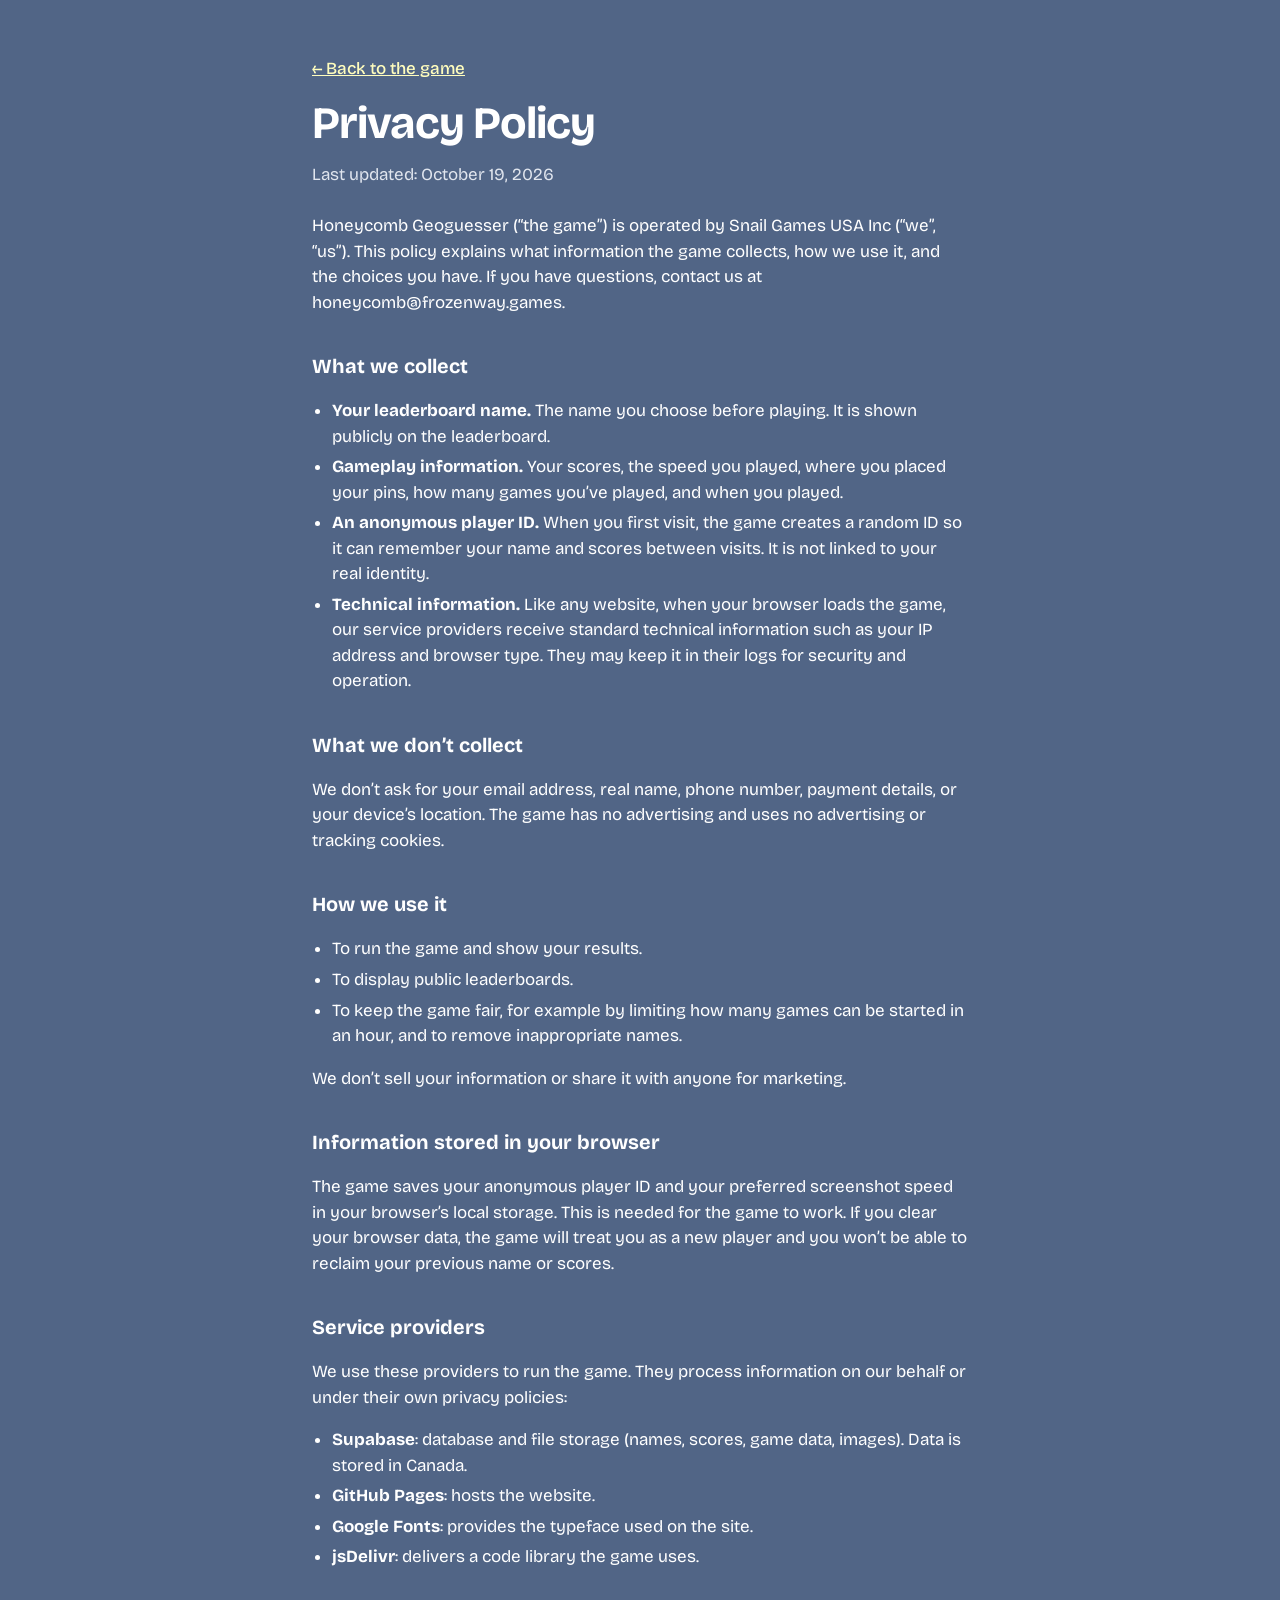
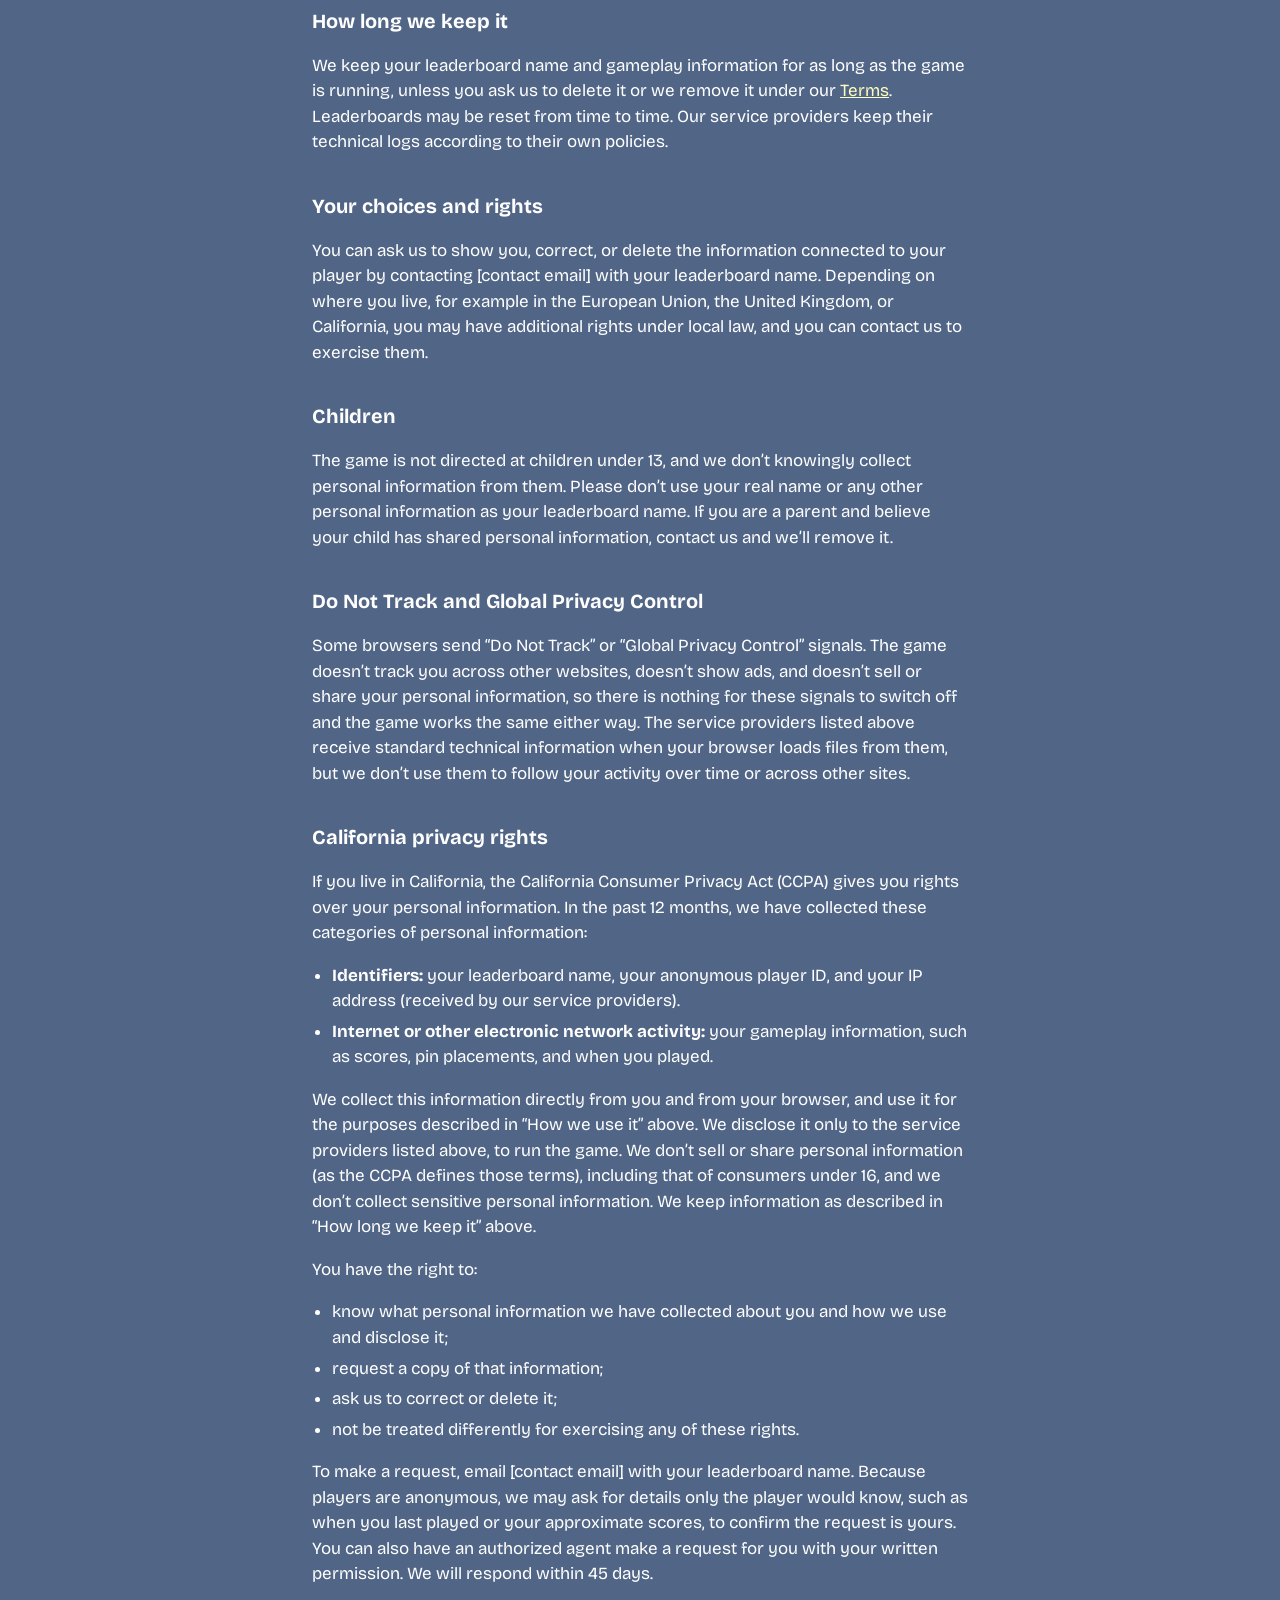
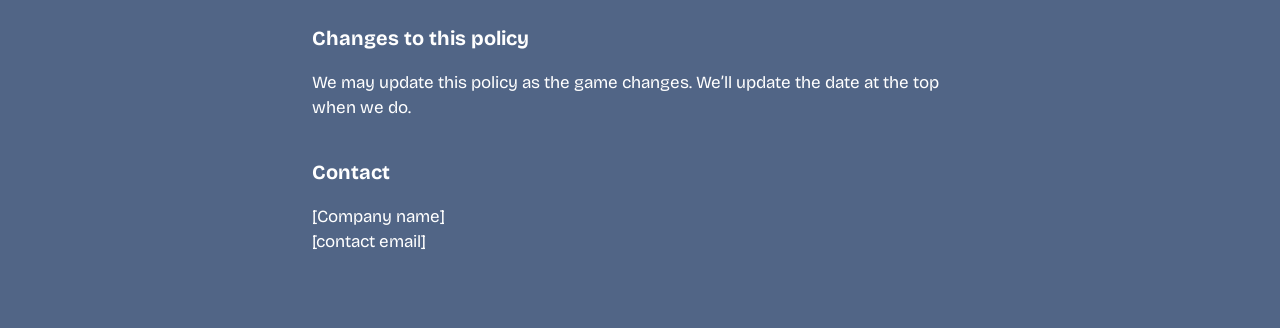
<file: site/privacy.html>
<!DOCTYPE html>
<html lang="en">
<head>
<meta charset="utf-8">
<meta name="viewport" content="width=device-width, initial-scale=1, viewport-fit=cover">
<title>Privacy Policy · Honeycomb Geoguesser</title>
<link rel="preconnect" href="https://fonts.googleapis.com">
<link rel="preconnect" href="https://fonts.gstatic.com" crossorigin>
<link href="https://fonts.googleapis.com/css2?family=Bricolage+Grotesque:opsz,wght@12..96,400;12..96,500;12..96,700;12..96,800&display=swap" rel="stylesheet">
<link rel="stylesheet" href="app.css?v=9">
<style>
.doc{max-width:720px}
.doc h1{font-size:clamp(2rem,6vw,2.8rem); letter-spacing:-.02em; margin:.2em 0 .1em}
.doc h2{font-size:1.25rem; margin:1.8em 0 .4em}
.doc p,.doc li{color:var(--ink)}
.doc ul{padding-left:1.2em}
.doc li{margin:.3em 0}
.doc a{color:var(--pin)}
.doc .updated{color:var(--muted); margin:0 0 1.5em}
.back{color:var(--pin); font-weight:500}
</style>
</head>
<body>
<main class="wrap doc">
  <a class="back" href="./">← Back to the game</a>
  <h1>Privacy Policy</h1>
  <p class="updated">Last updated: October 19, 2026</p>

  <p>Honeycomb Geoguesser (“the game”) is operated by Snail Games USA Inc (“we”, “us”). This policy explains what information the game collects, how we use it, and the choices you have. If you have questions, contact us at honeycomb@frozenway.games.</p>

  <h2>What we collect</h2>
  <ul>
    <li><strong>Your leaderboard name.</strong> The name you choose before playing. It is shown publicly on the leaderboard.</li>
    <li><strong>Gameplay information.</strong> Your scores, the speed you played, where you placed your pins, how many games you’ve played, and when you played.</li>
    <li><strong>An anonymous player ID.</strong> When you first visit, the game creates a random ID so it can remember your name and scores between visits. It is not linked to your real identity.</li>
    <li><strong>Technical information.</strong> Like any website, when your browser loads the game, our service providers receive standard technical information such as your IP address and browser type. They may keep it in their logs for security and operation.</li>
  </ul>

  <h2>What we don’t collect</h2>
  <p>We don’t ask for your email address, real name, phone number, payment details, or your device’s location. The game has no advertising and uses no advertising or tracking cookies.</p>

  <h2>How we use it</h2>
  <ul>
    <li>To run the game and show your results.</li>
    <li>To display public leaderboards.</li>
    <li>To keep the game fair, for example by limiting how many games can be started in an hour, and to remove inappropriate names.</li>
  </ul>
  <p>We don’t sell your information or share it with anyone for marketing.</p>

  <h2>Information stored in your browser</h2>
  <p>The game saves your anonymous player ID and your preferred screenshot speed in your browser’s local storage. This is needed for the game to work. If you clear your browser data, the game will treat you as a new player and you won’t be able to reclaim your previous name or scores.</p>

  <h2>Service providers</h2>
  <p>We use these providers to run the game. They process information on our behalf or under their own privacy policies:</p>
  <ul>
    <li><strong>Supabase</strong>: database and file storage (names, scores, game data, images). Data is stored in Canada.</li>
    <li><strong>GitHub Pages</strong>: hosts the website.</li>
    <li><strong>Google Fonts</strong>: provides the typeface used on the site.</li>
    <li><strong>jsDelivr</strong>: delivers a code library the game uses.</li>
  </ul>

  <h2>How long we keep it</h2>
  <p>We keep your leaderboard name and gameplay information for as long as the game is running, unless you ask us to delete it or we remove it under our <a href="terms.html">Terms</a>. Leaderboards may be reset from time to time. Our service providers keep their technical logs according to their own policies.</p>

  <h2>Your choices and rights</h2>
  <p>You can ask us to show you, correct, or delete the information connected to your player by contacting [contact email] with your leaderboard name. Depending on where you live, for example in the European Union, the United Kingdom, or California, you may have additional rights under local law, and you can contact us to exercise them.</p>

  <h2>Children</h2>
  <p>The game is not directed at children under 13, and we don’t knowingly collect personal information from them. Please don’t use your real name or any other personal information as your leaderboard name. If you are a parent and believe your child has shared personal information, contact us and we’ll remove it.</p>

    <h2>Do Not Track and Global Privacy Control</h2>
  <p>Some browsers send “Do Not Track” or “Global Privacy Control” signals. The game doesn’t track you across other websites, doesn’t show ads, and doesn’t sell or share your personal information, so there is nothing for these signals to switch off and the game works the same either way. The service providers listed above receive standard technical information when your browser loads files from them, but we don’t use them to follow your activity over time or across other sites.</p>

  <h2>California privacy rights</h2>
  <p>If you live in California, the California Consumer Privacy Act (CCPA) gives you rights over your personal information. In the past 12 months, we have collected these categories of personal information:</p>
  <ul>
    <li><strong>Identifiers:</strong> your leaderboard name, your anonymous player ID, and your IP address (received by our service providers).</li>
    <li><strong>Internet or other electronic network activity:</strong> your gameplay information, such as scores, pin placements, and when you played.</li>
  </ul>
  <p>We collect this information directly from you and from your browser, and use it for the purposes described in “How we use it” above. We disclose it only to the service providers listed above, to run the game. We don’t sell or share personal information (as the CCPA defines those terms), including that of consumers under 16, and we don’t collect sensitive personal information. We keep information as described in “How long we keep it” above.</p>
  <p>You have the right to:</p>
  <ul>
    <li>know what personal information we have collected about you and how we use and disclose it;</li>
    <li>request a copy of that information;</li>
    <li>ask us to correct or delete it;</li>
    <li>not be treated differently for exercising any of these rights.</li>
  </ul>
  <p>To make a request, email [contact email] with your leaderboard name. Because players are anonymous, we may ask for details only the player would know, such as when you last played or your approximate scores, to confirm the request is yours. You can also have an authorized agent make a request for you with your written permission. We will respond within 45 days.</p>
  <h2>Changes to this policy</h2>
  <p>We may update this policy as the game changes. We’ll update the date at the top when we do.</p>

  <h2>Contact</h2>
  <p>[Company name]<br>[contact email]</p>
</main>
</body>
</html>
</file>
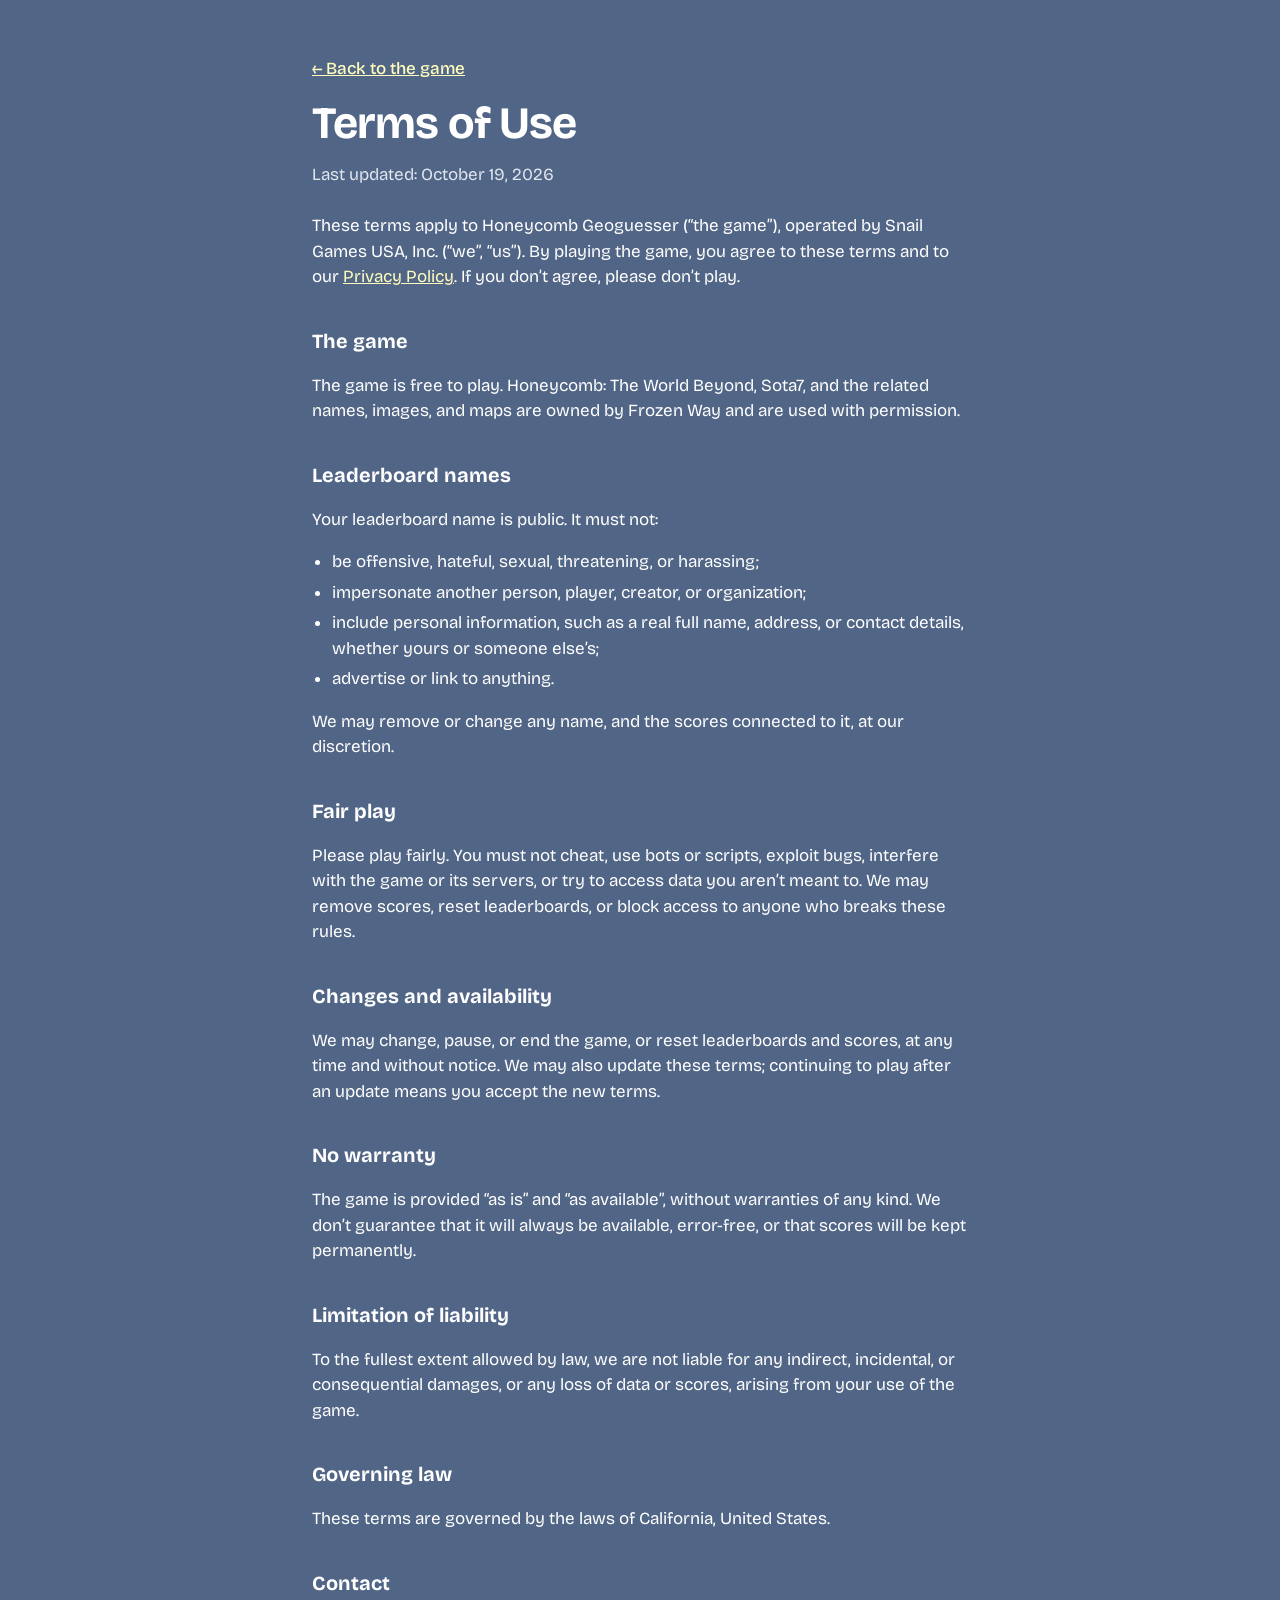
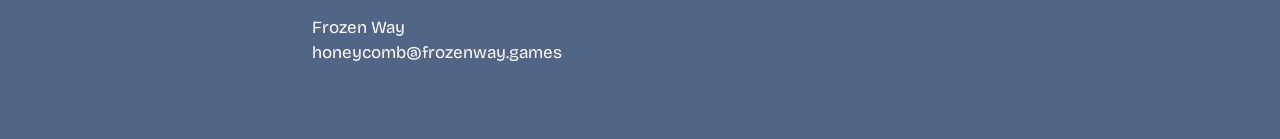
<file: site/terms.html>
<!DOCTYPE html>
<html lang="en">
<head>
<meta charset="utf-8">
<meta name="viewport" content="width=device-width, initial-scale=1, viewport-fit=cover">
<title>Terms of Use · Honeycomb Geoguesser</title>
<link rel="preconnect" href="https://fonts.googleapis.com">
<link rel="preconnect" href="https://fonts.gstatic.com" crossorigin>
<link href="https://fonts.googleapis.com/css2?family=Bricolage+Grotesque:opsz,wght@12..96,400;12..96,500;12..96,700;12..96,800&display=swap" rel="stylesheet">
<link rel="stylesheet" href="app.css?v=9">
<style>
.doc{max-width:720px}
.doc h1{font-size:clamp(2rem,6vw,2.8rem); letter-spacing:-.02em; margin:.2em 0 .1em}
.doc h2{font-size:1.25rem; margin:1.8em 0 .4em}
.doc p,.doc li{color:var(--ink)}
.doc ul{padding-left:1.2em}
.doc li{margin:.3em 0}
.doc a{color:var(--pin)}
.doc .updated{color:var(--muted); margin:0 0 1.5em}
.back{color:var(--pin); font-weight:500}
</style>
</head>
<body>
<main class="wrap doc">
  <a class="back" href="./">← Back to the game</a>
  <h1>Terms of Use</h1>
  <p class="updated">Last updated: October 19, 2026</p>

  <p>These terms apply to Honeycomb Geoguesser (“the game”), operated by Snail Games USA, Inc. (“we”, “us”). By playing the game, you agree to these terms and to our <a href="privacy.html">Privacy Policy</a>. If you don’t agree, please don’t play.</p>

  <h2>The game</h2>
  <p>The game is free to play. Honeycomb: The World Beyond, Sota7, and the related names, images, and maps are owned by Frozen Way and are used with permission.</p>

  <h2>Leaderboard names</h2>
  <p>Your leaderboard name is public. It must not:</p>
  <ul>
    <li>be offensive, hateful, sexual, threatening, or harassing;</li>
    <li>impersonate another person, player, creator, or organization;</li>
    <li>include personal information, such as a real full name, address, or contact details, whether yours or someone else’s;</li>
    <li>advertise or link to anything.</li>
  </ul>
  <p>We may remove or change any name, and the scores connected to it, at our discretion.</p>

  <h2>Fair play</h2>
  <p>Please play fairly. You must not cheat, use bots or scripts, exploit bugs, interfere with the game or its servers, or try to access data you aren’t meant to. We may remove scores, reset leaderboards, or block access to anyone who breaks these rules.</p>

  <h2>Changes and availability</h2>
  <p>We may change, pause, or end the game, or reset leaderboards and scores, at any time and without notice. We may also update these terms; continuing to play after an update means you accept the new terms.</p>

  <h2>No warranty</h2>
  <p>The game is provided “as is” and “as available”, without warranties of any kind. We don’t guarantee that it will always be available, error-free, or that scores will be kept permanently.</p>

  <h2>Limitation of liability</h2>
  <p>To the fullest extent allowed by law, we are not liable for any indirect, incidental, or consequential damages, or any loss of data or scores, arising from your use of the game.</p>

  <h2>Governing law</h2>
  <p>These terms are governed by the laws of California, United States.</p>

  <h2>Contact</h2>
  <p>Frozen Way<br>honeycomb@frozenway.games</p>
</main>
</body>
</html>
</file>
<file: site/app.css>
:root{
  /* Honeycomb palette */
  --bg:#516586;        /* page background */
  --surface:#273543;   /* cards and panels */
  --ink:#FFFFFF;       /* main text */
  --muted:#E0E5EE;     /* secondary text */
  --line:rgba(255,255,255,.18);
  --accent:#98C778;    /* buttons, selected states */
  --accent-ink:#273543;
  --pin:#FFFDBD;       /* player's pin, Guess button, score bar */
  --actual:#9EF2EE;    /* correct location pin */
  --danger:#FF7A96;    /* remove / delete text */
  --alert:#E03058;     /* timer running out */
  --stage:#273543;     /* behind screenshots and maps */
  --font:"Bricolage Grotesque", system-ui, -apple-system, "Segoe UI", Roboto, sans-serif;
  color-scheme:dark;
  box-sizing:border-box;
  padding-top:env(safe-area-inset-top,0px); padding-bottom:env(safe-area-inset-bottom,0px);
}
*,*::before,*::after{box-sizing:inherit}
html{height:100%; scroll-padding-top:env(safe-area-inset-top,0px)}
body{margin:0; min-height:100%; background:var(--bg); color:var(--ink); font-family:var(--font); font-size:17px; line-height:1.5}
button,input,select{font:inherit; color:inherit}
img{max-width:100%}
:focus-visible{outline:3px solid var(--pin); outline-offset:2px}
.hidden{display:none !important}

.btn{appearance:none; border:0; border-radius:999px; padding:.7em 1.4em; font-weight:700; cursor:pointer; background:var(--accent); color:var(--accent-ink)}
.btn:disabled{opacity:.4; cursor:not-allowed}
.btn.ghost{background:transparent; color:var(--ink); box-shadow:inset 0 0 0 1.5px var(--line)}
.btn.small{padding:.4em 1em; font-size:.9em}
.btn.danger{background:transparent; color:var(--danger); box-shadow:inset 0 0 0 1.5px currentColor}
.muted{color:var(--muted)}

/* ---------- Home ---------- */
.wrap{max-width:1040px; margin:0 auto; padding:clamp(20px,5vw,56px) clamp(16px,4vw,32px)}
.hero{display:grid; grid-template-columns:1.3fr 1fr; gap:clamp(24px,5vw,56px); align-items:start}
@media (max-width:760px){.hero{grid-template-columns:1fr}}
.title{font-size:clamp(3rem,10vw,6.5rem); font-weight:800; line-height:.92; letter-spacing:-.035em; margin:0 0 .25em; overflow-wrap:anywhere}
.title .dot{display:inline-block; width:.32em; height:.32em; border-radius:50% 50% 50% 0; transform:rotate(-45deg) translateY(-.05em); background:var(--pin); margin-left:.06em; box-shadow:0 0 0 .05em var(--ink)}
.lede{font-size:1.15rem; max-width:34ch; color:var(--muted); margin:0 0 1.6em}
.actions{display:flex; gap:12px; flex-wrap:wrap; align-items:center}
.status{margin-top:1.2em; color:var(--muted); font-size:.95rem}

.board{background:var(--surface); border-radius:20px; padding:20px 22px; border:1px solid var(--line)}
.board h2{font-size:1.25rem; margin:0 0 .6em; font-weight:700}
.board ol{list-style:none; margin:0; padding:0; counter-reset:r}
.board li{display:grid; grid-template-columns:2em 1fr auto; align-items:baseline; gap:8px; padding:.45em 0; border-top:1px solid var(--line); counter-increment:r}
.board li:first-child{border-top:0}
.board li::before{content:counter(r); color:var(--muted); font-weight:700}
.board li.me .who{font-weight:700}
.board .pts{font-variant-numeric:tabular-nums; font-weight:700}
.board .empty{color:var(--muted); margin:0}

/* ---------- Map view (pan/zoom) ---------- */
.mv{position:relative; overflow:hidden; background:var(--stage); touch-action:none; user-select:none; -webkit-user-select:none; cursor:grab}
.mv.pick{cursor:crosshair}
.mv-stage{position:absolute; left:0; top:0; transform-origin:0 0; will-change:transform}
.mv-stage img{display:block; max-width:none; pointer-events:none; -webkit-user-drag:none}
.mv-overlay{position:absolute; inset:0; pointer-events:none}
.mv-overlay svg{position:absolute; inset:0; width:100%; height:100%}
.marker{position:absolute; width:26px; height:26px; margin:-26px 0 0 0; border-radius:50% 50% 50% 0; transform:rotate(-45deg); transform-origin:0 100%; border:2.5px solid #273543}
.marker::after{content:""; position:absolute; inset:7px; border-radius:50%; background:#273543}
.marker.guess{background:var(--pin)}
.marker.actual{background:var(--actual)}
.mv-zoom{position:absolute; right:8px; top:8px; display:flex; flex-direction:column; gap:4px; z-index:2}
.mv-zoom button{width:32px; height:32px; border-radius:8px; border:0; background:rgba(39,53,67,.85); color:#fff; font-size:18px; font-weight:700; cursor:pointer; line-height:1}

/* ---------- Play ---------- */
#play{position:fixed; inset:0; background:var(--stage); color:#fff; padding-top:env(safe-area-inset-top,0px); padding-bottom:env(safe-area-inset-bottom,0px)}
.shot{position:absolute; inset:0; display:flex; align-items:center; justify-content:center}
.shot img{width:100%; height:100%; object-fit:contain}
.hud{position:absolute; left:0; right:0; top:env(safe-area-inset-top,0px); display:flex; justify-content:space-between; align-items:center; gap:12px; padding:14px 16px; pointer-events:none}
.hud > *{pointer-events:auto}
.chip{background:rgba(39,53,67,.82); backdrop-filter:blur(6px); border-radius:999px; padding:.4em 1em; font-weight:700; font-variant-numeric:tabular-nums}
.chip span{color:var(--muted); font-weight:500}
.chip.timer{min-width:4.2em; text-align:center}
.chip.timer.low{background:var(--alert); color:#fff}
.chip.timer.low span{color:#fff}
.cue{position:absolute; inset:0; display:flex; flex-direction:column; align-items:center; justify-content:center; text-align:center; gap:.3em; pointer-events:none; padding:0 24px}
.cue .n{font-size:clamp(5rem,18vw,10rem); font-weight:800; line-height:1; letter-spacing:-.04em; font-variant-numeric:tabular-nums}
.cue p{margin:0; color:var(--muted); font-size:1.1rem}
.shot img.gone{visibility:hidden}
.guesser.away{visibility:hidden}
.quit{background:rgba(39,53,67,.82); color:#fff; border:0; border-radius:999px; padding:.4em 1em; cursor:pointer; font-weight:500}

.guesser{position:absolute; left:50%; top:calc(50% + 28px); transform:translate(-50%,-50%); display:flex; flex-direction:column; gap:10px; align-items:stretch; width:auto; z-index:3}
.guesser .mv{height:calc(100vh - 190px); height:calc(100dvh - 190px); width:min(calc(100vw - 32px), calc((100dvh - 190px) * 1.6)); border-radius:14px; box-shadow:0 10px 40px rgba(0,0,0,.5)}
.guess-btn{width:100%; padding:.85em; font-size:1.05rem; background:var(--pin); color:#273543}
.map-toggle{display:none}
@media (hover:none), (pointer:coarse){
  .guesser{left:12px; right:12px; width:auto; top:auto; transform:none; bottom:calc(12px + env(safe-area-inset-bottom,0px))}
  .guesser .mv{display:none; width:100%; max-width:none; aspect-ratio:auto; height:calc(100vh - 230px); height:calc(100dvh - 230px); opacity:1}
  .hud{z-index:4; padding:10px 12px; gap:8px}
  .hud .chip, .hud .quit{white-space:nowrap}
  .hud .chip span{font-size:.8em}
  .hud .mode-tag{display:none}
  .guesser.open .mv{display:block}
  .map-toggle{display:block; background:rgba(39,53,67,.9); color:#fff; box-shadow:inset 0 0 0 1.5px rgba(255,255,255,.25)}
}

/* round result */
.result{position:absolute; inset:0; background:var(--stage); display:grid; grid-template-rows:1fr auto; z-index:5}
.result .mv{width:100%; height:100%}
.result-bar{background:var(--surface); color:var(--ink); padding:18px clamp(16px,4vw,32px) calc(18px + env(safe-area-inset-bottom,0px)); display:flex; gap:clamp(16px,4vw,48px); align-items:center; flex-wrap:wrap}
.big{font-size:clamp(2.6rem,7vw,4rem); font-weight:800; letter-spacing:-.03em; line-height:1; font-variant-numeric:tabular-nums}
.big small{font-size:.35em; font-weight:500; letter-spacing:0; color:var(--muted); margin-left:.3em}
.meter{flex:1 1 220px; min-width:180px}
.meter-track{height:10px; border-radius:999px; background:var(--line); overflow:hidden}
.meter-fill{height:100%; width:0; background:var(--pin); border-radius:999px; transition:width .9s cubic-bezier(.2,.8,.2,1)}
@media (prefers-reduced-motion:reduce){.meter-fill{transition:none}}
.meter p{margin:.4em 0 0; color:var(--muted)}

/* final */
.final{position:absolute; inset:0; background:var(--bg); color:var(--ink); overflow:auto; z-index:6}
.final .wrap{max-width:720px}
.rounds{list-style:none; padding:0; margin:1.5em 0 2em}
.rounds li{display:grid; grid-template-columns:64px 1fr auto; gap:14px; align-items:center; padding:10px 0; border-top:1px solid var(--line)}
.rounds img{width:64px; height:44px; object-fit:cover; border-radius:6px; background:var(--line)}
.rounds .pts{font-weight:700; font-variant-numeric:tabular-nums}

.toast{position:fixed; left:50%; bottom:calc(20px + env(safe-area-inset-bottom,0px)); transform:translateX(-50%); background:var(--ink); color:var(--bg); padding:.6em 1.2em; border-radius:999px; font-weight:500; z-index:50; max-width:calc(100vw - 32px)}

/* ---------- Public version additions ---------- */
.namefield{display:flex; flex-direction:column; gap:4px; margin:0 0 14px; max-width:320px}
.namefield label{font-size:.9rem; color:var(--muted)}
.namefield input{background:var(--surface); border:1.5px solid var(--line); border-radius:10px; padding:.6em .8em; font-size:1rem; color:var(--ink)}
.final-grid{display:grid; grid-template-columns:1.2fr 1fr; gap:32px; align-items:start}
@media (max-width:760px){.final-grid{grid-template-columns:1fr}}
.final .wrap{max-width:1000px}
.rank{font-size:1.2rem; font-weight:700; margin:.4em 0 0}

/* Bigger score and timer during play */
#scoreChip, #timerChip{font-size:clamp(1.25rem, 3.5vw, 1.75rem); padding:.3em 1em}
#scoreChip span, #timerChip span{font-size:.65em}
</file>
